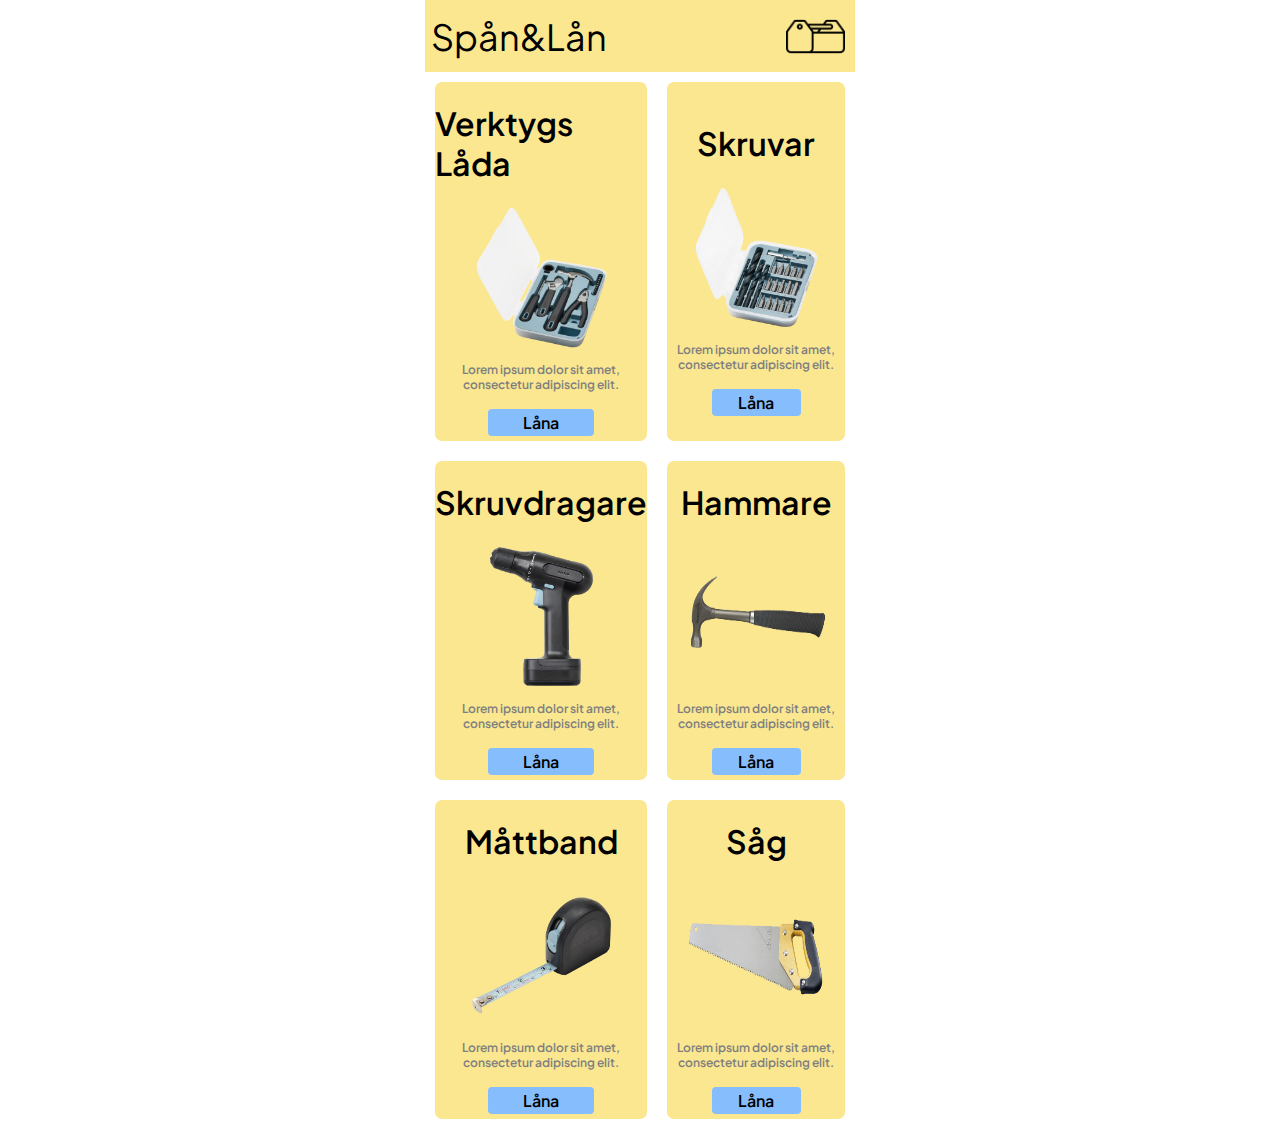
<file: index.html>
<!DOCTYPE html>
<html lang="en">
  <head>
    <meta charset="UTF-8" />
    <meta name="viewport" content="width=device-width, initial-scale=1.0" />
    <title>Home</title>
    <link rel="stylesheet" href="css/style.css" />
    <link rel="stylesheet" href="css/components.css" />
    <link rel="preconnect" href="https://fonts.googleapis.com" />
    <link rel="preconnect" href="https://fonts.gstatic.com" crossorigin />
    <link
      href="https://fonts.googleapis.com/css2?family=Plus+Jakarta+Sans:ital,wght@0,200..800;1,200..800&display=swap"
      rel="stylesheet"
    />
  </head>
  <body>
    <nav class="navigation">
      <article class="title">Spån&Lån</article>
      <article>
        <a href="loan_sum.html"><img src="img/toolbox.png" alt="" /></a>
      </article>
    </nav>

    <section class="verktyg">
      <article class="verktyg__card">
        <h1>Verktygs Låda</h1>
        <img src="img/verktygslada.png" alt="" />
        <p class="desc">
          Lorem ipsum dolor sit amet, consectetur adipiscing elit.
        </p>
        <button class="button_borrow"><a href="loan_sum.html">Låna</a></button>
      </article>

      <article class="verktyg__card">
        <h1>Skruvar</h1>
        <img src="img/trixig.png" alt="" />
        <p class="desc">
          Lorem ipsum dolor sit amet, consectetur adipiscing elit.
        </p>
        <button class="button_borrow"><a href="loan_sum.html">Låna</a></button>
      </article>

      <article class="verktyg__card">
        <h1>Skruvdragare</h1>
        <img src="img/skruvdragare.png" alt="" />
        <p class="desc">
          Lorem ipsum dolor sit amet, consectetur adipiscing elit.
        </p>
        <button class="button_borrow"><a href="loan_sum.html">Låna</a></button>
      </article>

      <article class="verktyg__card">
        <h1>Hammare</h1>
        <img src="img/hammare.png" alt="" />
        <p class="desc">
          Lorem ipsum dolor sit amet, consectetur adipiscing elit.
        </p>
        <button class="button_borrow"><a href="loan_sum.html">Låna</a></button>
      </article>

      <article class="verktyg__card">
        <h1>Måttband</h1>
        <img src="img/mattband.png" alt="" />
        <p class="desc">
          Lorem ipsum dolor sit amet, consectetur adipiscing elit.
        </p>
        <button class="button_borrow"><a href="loan_sum.html">Låna</a></button>
      </article>

      <article class="verktyg__card">
        <h1>Såg</h1>
        <img src="img/sag.png" alt="" />
        <p class="desc">
          Lorem ipsum dolor sit amet, consectetur adipiscing elit.
        </p>
        <button class="button_borrow"><a href="loan_sum.html">Låna</a></button>
      </article>
    </section>
  </body>
</html>
</file>
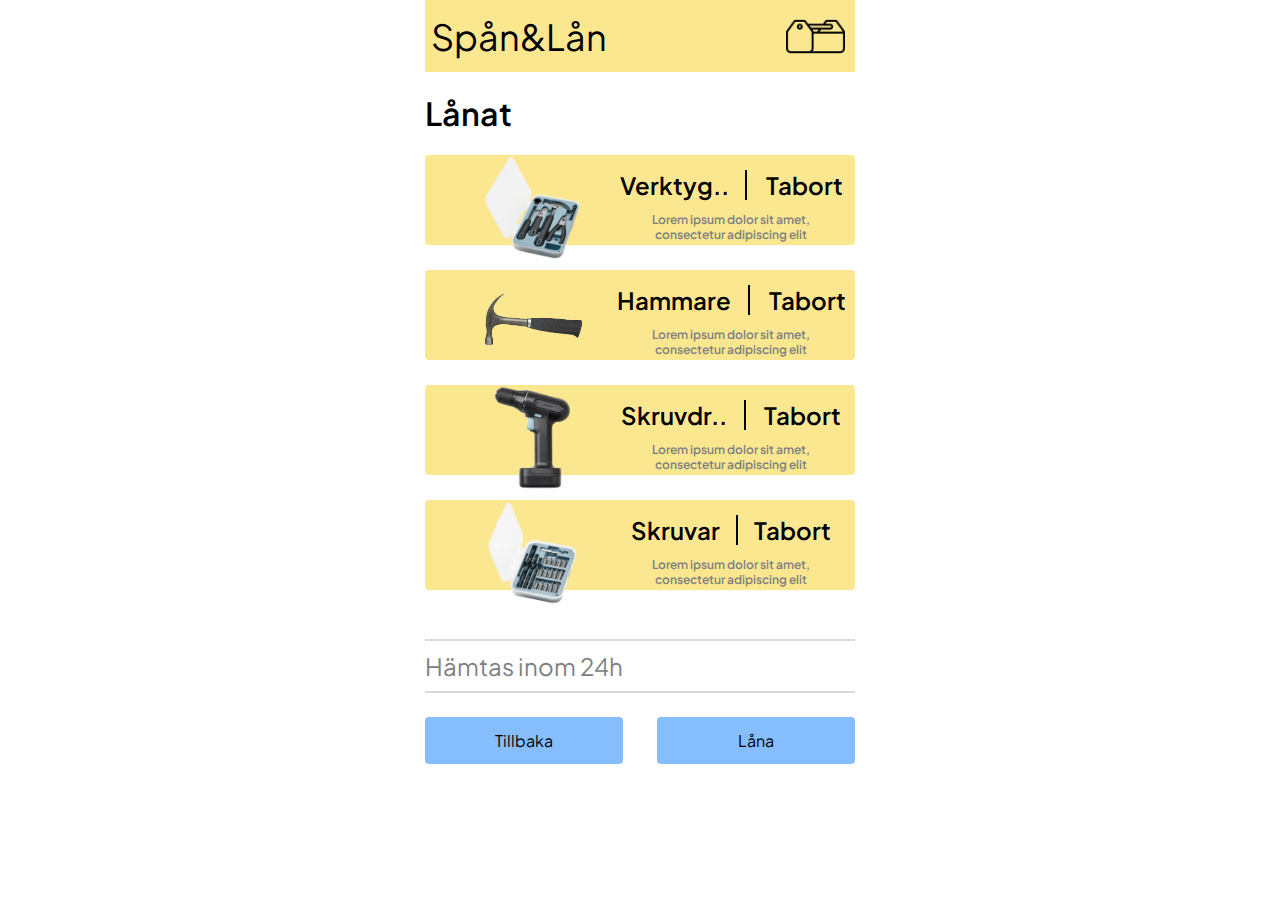
<file: loan_sum.html>
<!DOCTYPE html>
<html lang="en">
  <head>
    <meta charset="UTF-8" />
    <meta name="viewport" content="width=device-width, initial-scale=1.0" />
    <title>Lånat</title>
    <link rel="stylesheet" href="css/components.css" />
    <link rel="stylesheet" href="css/style.css" />
    <link rel="preconnect" href="https://fonts.googleapis.com" />
    <link rel="preconnect" href="https://fonts.gstatic.com" crossorigin />
    <link
      href="https://fonts.googleapis.com/css2?family=Plus+Jakarta+Sans:ital,wght@0,200..800;1,200..800&display=swap"
      rel="stylesheet"
    />
  </head>
  <body>
    <section class="navigation">
      <article class="title">Spån&Lån</article>
      <article class="image__container">
        <img src="img/toolbox.png" alt="" />
      </article>
    </section>

    <section class="loaned">
      <h1>Lånat</h1>
      <article class="loaned__row">
        <aside class="loaned__row__img">
          <img src="img/verktygslada.png" alt="" />
        </aside>
        <aside class="loaned__row__content">
          <div class="content__header">
            <aside>Verktyg..</aside>
            <a href="">Tabort</a>
          </div>
          <p class="desc">
            Lorem ipsum dolor sit amet, consectetur adipiscing elit
          </p>
        </aside>
      </article>

      <article class="loaned__row">
        <aside class="loaned__row__img">
          <img src="img/hammare.png" alt="" />
        </aside>
        <aside class="loaned__row__content">
          <div class="content__header">
            <aside>Hammare</aside>
            <a href="">Tabort</a>
          </div>
          <p class="desc">
            Lorem ipsum dolor sit amet, consectetur adipiscing elit
          </p>
        </aside>
      </article>

      <article class="loaned__row">
        <aside class="loaned__row__img">
          <img src="img/skruvdragare.png" alt="" />
        </aside>
        <aside class="loaned__row__content">
          <div class="content__header">
            <aside>Skruvdr..</aside>
            <a href="">Tabort</a>
          </div>
          <p class="desc">
            Lorem ipsum dolor sit amet, consectetur adipiscing elit
          </p>
        </aside>
      </article>

      <article class="loaned__row">
        <aside class="loaned__row__img">
          <img src="img/trixig.png" alt="" />
        </aside>
        <aside class="loaned__row__content">
          <div class="content__header">
            <aside>Skruvar</aside>
            <a href="">Tabort</a>
          </div>
          <p class="desc">
            Lorem ipsum dolor sit amet, consectetur adipiscing elit
          </p>
        </aside>
      </article>
    </section>
    <section class="footer">
      <aside class="retrieve">
        <p>Hämtas inom 24h</p>
      </aside>
      <aside class="button__variant">
        <a href="index.html">Tillbaka</a>
        <a href="order_confirmation.html">Låna</a>
      </aside>
    </section>
  </body>
</html>
</file>
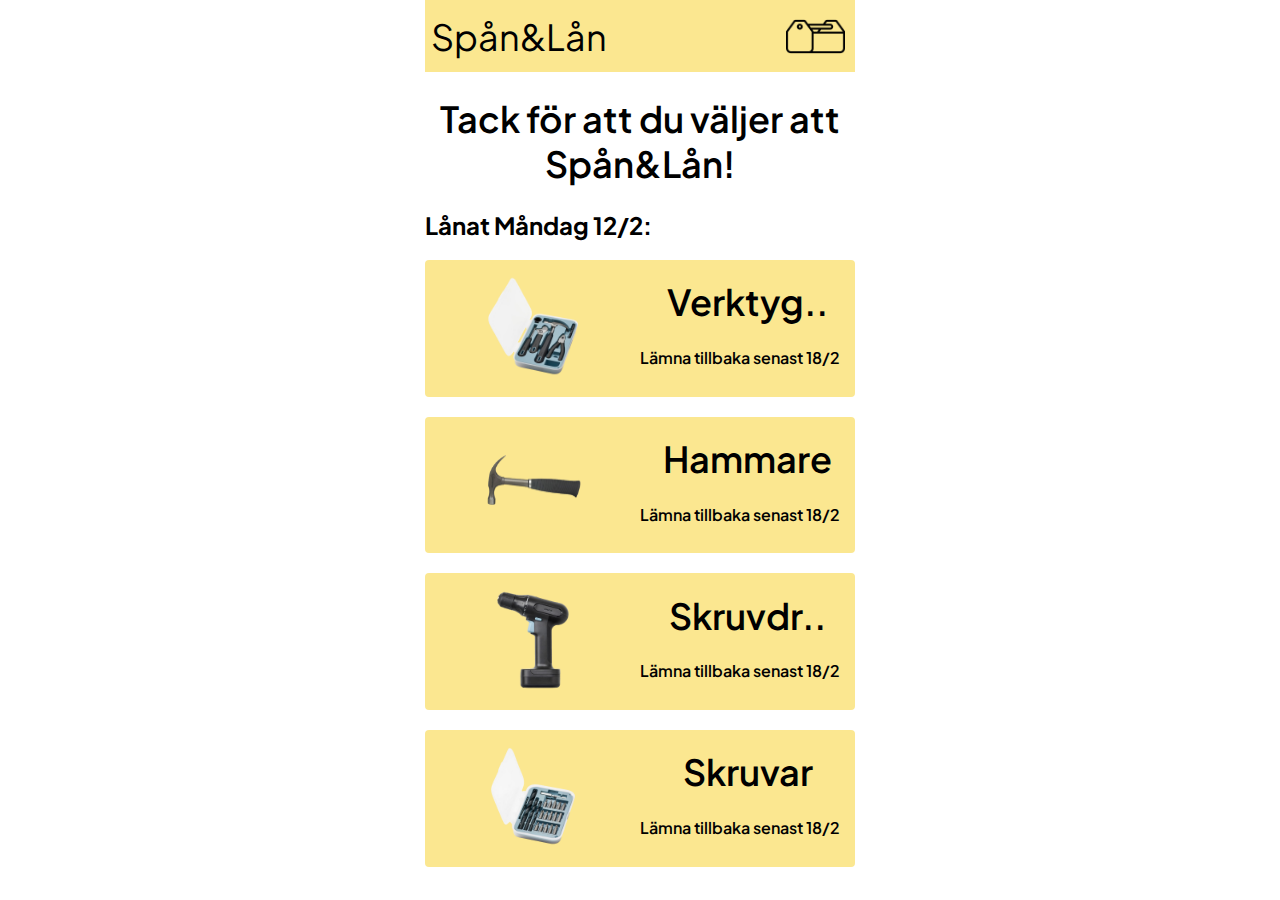
<file: order_confirmation.html>
<!DOCTYPE html>
<html lang="en">
  <head>
    <meta charset="UTF-8" />
    <meta name="viewport" content="width=device-width, initial-scale=1.0" />
    <title>Lånat</title>
    <link rel="stylesheet" href="css/components.css" />
    <link rel="stylesheet" href="css/style.css" />
    <link rel="preconnect" href="https://fonts.googleapis.com" />
    <link rel="preconnect" href="https://fonts.gstatic.com" crossorigin />
    <link
      href="https://fonts.googleapis.com/css2?family=Plus+Jakarta+Sans:ital,wght@0,200..800;1,200..800&display=swap"
      rel="stylesheet"
    />
  </head>
  <body>
    <section class="navigation">
      <article class="title">Spån&Lån</article>
      <article class="image__container">
        <img src="img/toolbox.png" alt="" />
      </article>
    </section>

    <section class="confirmation">
      <h1>Tack för att du väljer att Spån&Lån!</h1>
      <h2>Lånat Måndag 12/2:</h2>
      <article class="confirmation__row">
        <aside class="confirmation__row__img">
          <img src="img/verktygslada.png" alt="" />
        </aside>
        <aside class="confirmation__row__content">
          <h1>Verktyg..</h1>
          <p>Lämna tillbaka senast 18/2</p>
        </aside>
      </article>

      <article class="confirmation__row">
        <aside class="confirmation__row__img">
          <img src="img/hammare.png" alt="" />
        </aside>
        <aside class="confirmation__row__content">
          <h1>Hammare</h1>
          <p>Lämna tillbaka senast 18/2</p>
        </aside>
      </article>

      <article class="confirmation__row">
        <aside class="confirmation__row__img">
          <img src="img/skruvdragare.png" alt="" />
        </aside>
        <aside class="confirmation__row__content">
          <h1>Skruvdr..</h1>
          <p>Lämna tillbaka senast 18/2</p>
        </aside>
      </article>

      <article class="confirmation__row">
        <aside class="confirmation__row__img">
          <img src="img/trixig.png" alt="" />
        </aside>
        <aside class="confirmation__row__content">
          <h1>Skruvar</h1>
          <p>Lämna tillbaka senast 18/2</p>
        </aside>
      </article>
    </section>
  </body>
</html>
</file>
<file: css/style.css>
:root {
  --short_bread: #fbe790;
  --overall_blue: #86bdfd;
  --desc_gray: #808080;
  --title: 36px;
  --prod_desc: 12px;
  --semi-bold: 600;
}

body {
  display: grid;
  grid-template-columns: auto;
  grid-template-rows: auto;
  margin: 0;
  width: 430px;
  margin-left: auto;
  margin-right: auto;
  font-family: "Plus Jakarta Sans", sans-serif;
}

h1 {
  font-weight: var(--semi-bold);
}
</file>
<file: css/components.css>
:root {
  --short_bread: #fbe790;
  --overall_blue: #86bdfd;
  --desc_gray: #808080;
  --title: 36px;
  --prod_desc: 12px;
  --semi-bold: 600;
}

/* Navbar */
.navigation {
  background-color: var(--short_bread);
  width: 100%;
  display: flex;
  height: 8vh;
}

.navigation article {
  width: 100%;
  font-size: var(--title);
  margin-top: auto;
  margin-bottom: auto;
  margin-left: 6px;
}

.navigation img {
  float: right;
  margin-right: 5%;
  height: 59px;
  width: 59px;
}

/* Button Komponenter */

.button_borrow {
  font-family: "Plus Jakarta Sans", sans-serif;
  background-color: var(--overall_blue);
  width: 50%;
  height: 3vh;
  border-radius: 4px;
  border-style: none;
  margin: 5px;
}

.button_borrow a {
  color: #000000;
  text-decoration: none;
  text-align: center;
  font-weight: var(--semi-bold);
  font-size: 1rem;
}

.button__variant {
  display: flex;
  justify-content: space-between;
  padding-bottom: 5%;
}

.button__variant a {
  display: block;
  text-align: center;
  text-decoration: none;
  color: #000000;
  background-color: var(--overall_blue);
  padding: 3%;
  width: 40%;
  border-radius: 4px;
}

/* Text stilar */

.desc {
  color: var(--desc_gray);
  font-size: var(--prod_desc);
  font-weight: var(--semi-bold);
  text-align: center;
}

/* Huvud sidan */

.verktyg {
  display: grid;
  grid-template-columns: repeat(2, 1fr);
}

.verktyg__card {
  display: flex;
  flex-direction: column;
  justify-content: center;
  align-items: center;
  margin: 10px;
  border-radius: 7px;
  background-color: var(--short_bread);
}

.verktyg__card img {
  height: 145px;
  width: 145px;
}

/* Översikt Sidan */

.loaned__row {
  display: grid;
  grid-template-columns: repeat(2, 1fr);
  background-color: var(--short_bread);
  border-radius: 4px;
  height: 10vh;
  margin-bottom: 25px;
}

.loaned__row__img {
  margin: auto;
}

.loaned__row img {
  width: 105px;
  height: 105px;
}

.loaned__row__content {
  display: flex;
  justify-content: center;
  align-items: center;
  flex-direction: column;
  margin-right: 15%;
}

.content__header {
  display: flex;
  justify-content: center;
  font-size: 24px;
  font-weight: var(--semi-bold);
}

.content__header aside {
  margin-top: 3%;
  margin-right: 9%;
}

.content__header a {
  padding-left: 10%;
  text-decoration: none;
  color: #000000;
  margin-top: 3%;
  margin-bottom: auto;
  border-left: #000000 solid 2px;
}

.retrieve p {
  border-top: #d9d9d9 2px solid;
  border-bottom: #d9d9d9 2px solid;
  color: var(--desc_gray);
  font-size: 24px;
  padding-top: 10px;
  padding-bottom: 10px;
}

/* Bekräftelse Sidan */

.confirmation {
  padding-bottom: 3%;
}

.confirmation h1 {
  font-size: var(--title);
  text-align: center;
}

.confirmation__row {
  display: grid;
  grid-template-columns: repeat(2, 1fr);
  background-color: var(--short_bread);
  border-radius: 4px;
  padding-top: 3%;
  padding-bottom: 3%;
  margin-bottom: 20px;
}

.confirmation__row__img {
  margin: auto;
}

.confirmation__row__img img {
  width: 100px;
  height: 100px;
}

.confirmation__row__content {
  display: flex;
  justify-content: center;
  align-content: center;
  flex-direction: column;
  font-weight: var(--semi-bold);
}

.confirmation__row__content h1 {
  margin: 3%;
}
</file>
